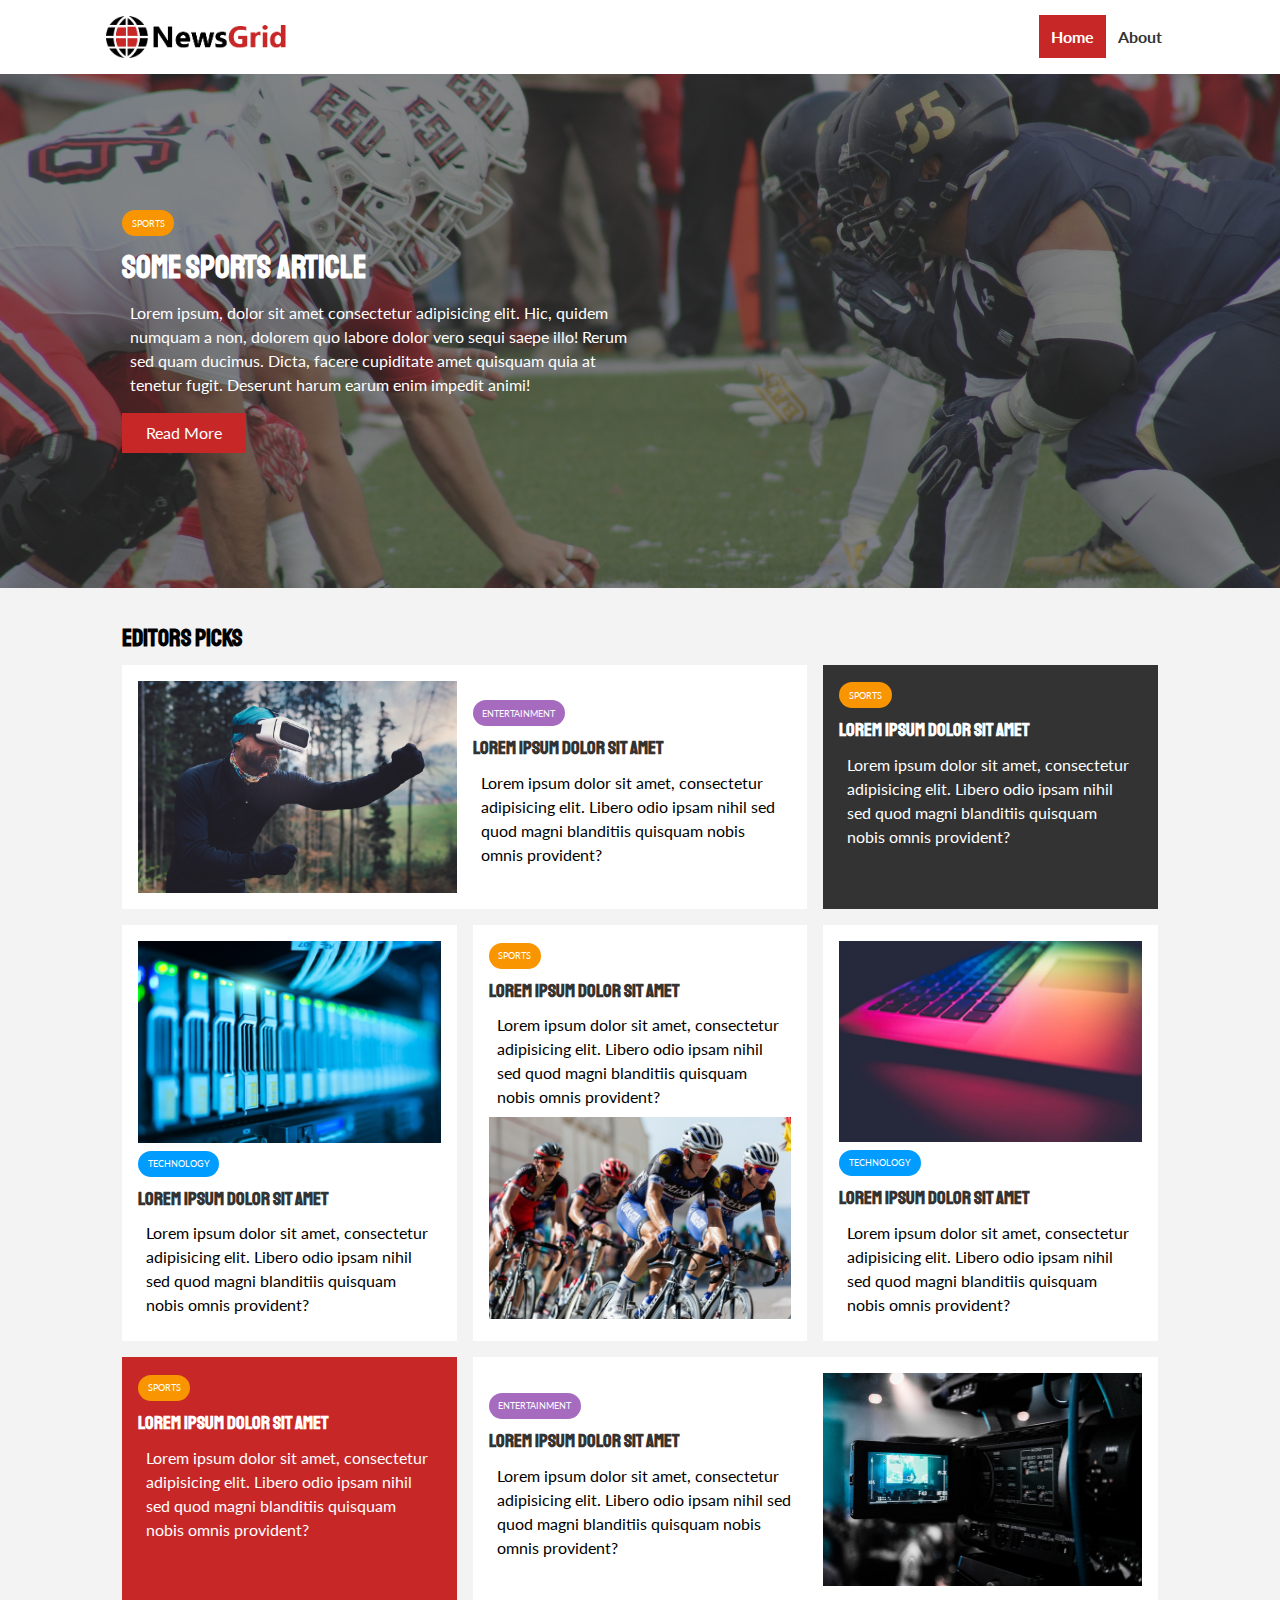
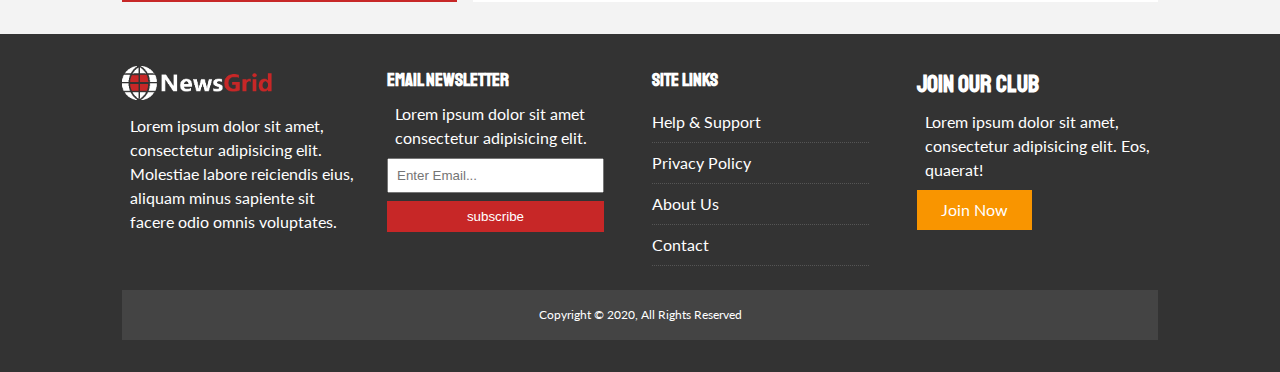
<file: index.html>
<!DOCTYPE html>
<html lang="en">
  <head>
    <meta charset="UTF-8" />
    <meta name="viewport" content="width=device-width, initial-scale=1.0" />
    <link rel="shortcut icon" type="image/x-icon" href="favicon.ico" />
    <link
      rel="stylesheet"
      href="https://cdnjs.cloudflare.com/ajax/libs/font-awesome/5.14.0/css/all.min.css"
      integrity="sha512-1PKOgIY59xJ8Co8+NE6FZ+LOAZKjy+KY8iq0G4B3CyeY6wYHN3yt9PW0XpSriVlkMXe40PTKnXrLnZ9+fkDaog=="
      crossorigin="anonymous"
    />
    <link
      href="https://fonts.googleapis.com/css2?family=Lato:ital,wght@0,100;0,300;0,400;0,700;0,900;1,100;1,300;1,400;1,700;1,900&family=Staatliches&display=swap"
      rel="stylesheet"
    />
    <link rel="stylesheet" href="css/style.css" />
    <link
      rel="stylesheet"
      media="screen and (max-width: 768px)"
      href="css/mobile.css"
    />
    <title>NewsGrid | Latest News</title>
  </head>
  <body>
    <nav id="main-nav">
      <div class="container">
        <img src="/img/logo.png" alt="NewsGrid" class="logo" />
        <div class="social">
          <a href="http://www.facebook.com" target="_blank"
            ><i class="fab fa-facebook fa-2x"></i
          ></a>
          <a href="http://www.twitter.com" target="_blank"
            ><i class="fab fa-twitter fa-2x"></i
          ></a>
          <a href="http://www.instagram.com" target="_blank"
            ><i class="fab fa-instagram fa-2x"></i
          ></a>
          <a href="http://www.youtube.com" target="_blank"
            ><i class="fab fa-youtube fa-2x"></i
          ></a>
        </div>
        <ul>
          <li><a href="index.html" class="current">Home</a></li>
          <li><a href="about.html">About</a></li>
        </ul>
      </div>
    </nav>

    <!-- Showcase -->
    <header id="showcase">
      <div class="container">
        <div class="showcase-container">
          <div class="showcase-content">
            <div class="category category-sports">Sports</div>
            <h1>Some Sports Article</h1>
            <p>
              Lorem ipsum, dolor sit amet consectetur adipisicing elit. Hic,
              quidem numquam a non, dolorem quo labore dolor vero sequi saepe
              illo! Rerum sed quam ducimus. Dicta, facere cupiditate amet
              quisquam quia at tenetur fugit. Deserunt harum earum enim impedit
              animi!
            </p>
            <a href="article.html" class="btn btn-primary">Read More</a>
          </div>
        </div>
      </div>
    </header>

    <!-- Home Articles -->
    <section id="home-articles" class="py-2">
      <div class="container">
        <h2>Editors Picks</h2>
        <div class="articles-container">
          <article class="card">
            <img src="./img/articles/ent1.jpg" alt="" />
            <div>
              <div class="category category-ent">Entertainment</div>
              <h3>
                <a href="article.html">Lorem ipsum dolor sit amet</a>
              </h3>
              <p>
                Lorem ipsum dolor sit amet, consectetur adipisicing elit. Libero
                odio ipsam nihil sed quod magni blanditiis quisquam nobis omnis
                provident?
              </p>
            </div>
          </article>
          <article class="card bg-dark">
            <div class="category category-sports">Sports</div>
            <h3>
              <a href="article.html">Lorem ipsum dolor sit amet</a>
            </h3>
            <p>
              Lorem ipsum dolor sit amet, consectetur adipisicing elit. Libero
              odio ipsam nihil sed quod magni blanditiis quisquam nobis omnis
              provident?
            </p>
          </article>
          <article class="card">
            <img src="img/articles/tech1.jpg" alt="" />
            <div class="category category-tech">Technology</div>
            <h3>
              <a href="article.html">Lorem ipsum dolor sit amet</a>
            </h3>
            <p>
              Lorem ipsum dolor sit amet, consectetur adipisicing elit. Libero
              odio ipsam nihil sed quod magni blanditiis quisquam nobis omnis
              provident?
            </p>
          </article>
          <article class="card">
            <div class="category category-sports">Sports</div>
            <h3>
              <a href="article.html">Lorem ipsum dolor sit amet</a>
            </h3>
            <p>
              Lorem ipsum dolor sit amet, consectetur adipisicing elit. Libero
              odio ipsam nihil sed quod magni blanditiis quisquam nobis omnis
              provident?
            </p>
            <img src="img/articles/sports1.jpg" alt="" />
          </article>

          <article class="card">
            <img src="img/articles/tech2.jpg" alt="" />
            <div class="category category-tech">Technology</div>
            <h3>
              <a href="article.html">Lorem ipsum dolor sit amet</a>
            </h3>
            <p>
              Lorem ipsum dolor sit amet, consectetur adipisicing elit. Libero
              odio ipsam nihil sed quod magni blanditiis quisquam nobis omnis
              provident?
            </p>
          </article>
          <article class="card bg-primary">
            <div class="category category-sports">Sports</div>
            <h3>
              <a href="article.html">Lorem ipsum dolor sit amet</a>
            </h3>
            <p>
              Lorem ipsum dolor sit amet, consectetur adipisicing elit. Libero
              odio ipsam nihil sed quod magni blanditiis quisquam nobis omnis
              provident?
            </p>
          </article>
          <article class="card">
            <div>
              <div class="category category-ent">Entertainment</div>
              <h3>
                <a href="article.html">Lorem ipsum dolor sit amet</a>
              </h3>
              <p>
                Lorem ipsum dolor sit amet, consectetur adipisicing elit. Libero
                odio ipsam nihil sed quod magni blanditiis quisquam nobis omnis
                provident?
              </p>
            </div>
            <img src="./img/articles/ent2.jpg" alt="" />
          </article>
        </div>
      </div>
    </section>

    <!-- footer -->
    <footer id="main-footer" class="py-2">
      <div class="container footer-container">
        <div>
          <img src="./img/logo_light.png" alt="NewsGrid" />
          <p>
            Lorem ipsum dolor sit amet, consectetur adipisicing elit. Molestiae
            labore reiciendis eius, aliquam minus sapiente sit facere odio omnis
            voluptates.
          </p>
        </div>
        <div>
          <h3>Email Newsletter</h3>
          <p>Lorem ipsum dolor sit amet consectetur adipisicing elit.</p>
          <form name="contact" method="POST" data-netlify="true">
            <input type="email" name="email" placeholder="Enter Email...">
            <input type="submit" value="subscribe" class="btn btn-primary">
          </form>
        </div>
        <div>
          <h3>Site Links</h3>
          <ul class="list">
            <li><a href="#">Help & Support</a></li>
            <li><a href="#">Privacy Policy</a></li>
            <li><a href="#">About Us</a></li>
            <li><a href="#">Contact</a></li>
          </ul>
        </div>
        <div>
          <h2>Join Our Club</h2>
          <p>Lorem ipsum dolor sit amet, consectetur adipisicing elit. Eos, quaerat!</p>
          <a href="#" class="btn btn-secondary">Join Now</a>
        </div>
        <div>
          <p>Copyright &copy; 2020, All Rights Reserved</p>
        </div>
      </div>
    </footer>
  </body>
</html>
</file>
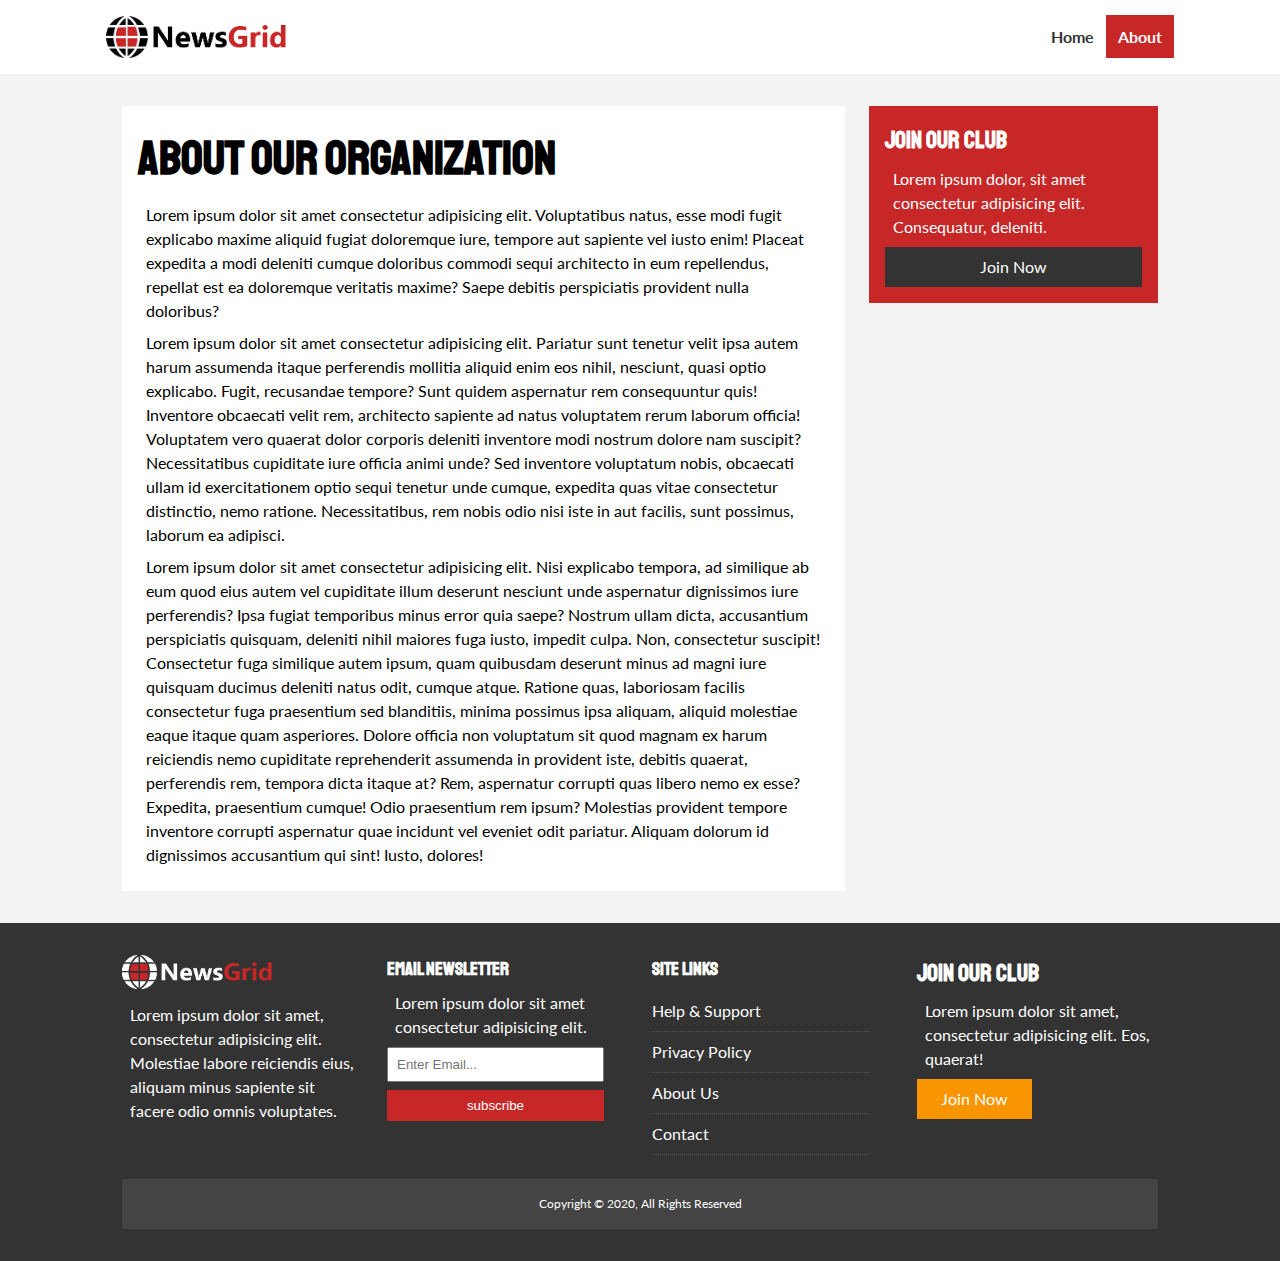
<file: about.html>
<!DOCTYPE html>
<html lang="en">
  <head>
    <meta charset="UTF-8" />
    <meta name="viewport" content="width=device-width, initial-scale=1.0" />
    <link rel="shortcut icon" type="image/x-icon" href="favicon.ico" />
    <link
      rel="stylesheet"
      href="https://cdnjs.cloudflare.com/ajax/libs/font-awesome/5.14.0/css/all.min.css"
      integrity="sha512-1PKOgIY59xJ8Co8+NE6FZ+LOAZKjy+KY8iq0G4B3CyeY6wYHN3yt9PW0XpSriVlkMXe40PTKnXrLnZ9+fkDaog=="
      crossorigin="anonymous"
    />
    <link
      href="https://fonts.googleapis.com/css2?family=Lato:ital,wght@0,100;0,300;0,400;0,700;0,900;1,100;1,300;1,400;1,700;1,900&family=Staatliches&display=swap"
      rel="stylesheet"
    />
    <link rel="stylesheet" href="css/style.css" />
    <link
      rel="stylesheet"
      media="screen and (max-width: 768px)"
      href="css/mobile.css"
    />
    <title>NewsGrid | About</title>
  </head>
  <body>
    <nav id="main-nav">
      <div class="container">
        <img src="/img/logo.png" alt="NewsGrid" class="logo" />
        <div class="social">
          <a href="http://www.facebook.com" target="_blank"
            ><i class="fab fa-facebook fa-2x"></i
          ></a>
          <a href="http://www.twitter.com" target="_blank"
            ><i class="fab fa-twitter fa-2x"></i
          ></a>
          <a href="http://www.instagram.com" target="_blank"
            ><i class="fab fa-instagram fa-2x"></i
          ></a>
          <a href="http://www.youtube.com" target="_blank"
            ><i class="fab fa-youtube fa-2x"></i
          ></a>
        </div>
        <ul>
          <li><a href="index.html">Home</a></li>
          <li><a href="about.html" class="current">About</a></li>
        </ul>
      </div>
    </nav>

    <!-- About -->
    <section id="about">
      <div class="container">
        <div class="page-container">
          <article class="card">
            <h1 class="l-heading">About Our Organization</h1>
            <p>
              Lorem ipsum dolor sit amet consectetur adipisicing elit.
              Voluptatibus natus, esse modi fugit explicabo maxime aliquid
              fugiat doloremque iure, tempore aut sapiente vel iusto enim!
              Placeat expedita a modi deleniti cumque doloribus commodi sequi
              architecto in eum repellendus, repellat est ea doloremque
              veritatis maxime? Saepe debitis perspiciatis provident nulla
              doloribus?
            </p>
            <p>
              Lorem ipsum dolor sit amet consectetur adipisicing elit. Pariatur
              sunt tenetur velit ipsa autem harum assumenda itaque perferendis
              mollitia aliquid enim eos nihil, nesciunt, quasi optio explicabo.
              Fugit, recusandae tempore? Sunt quidem aspernatur rem consequuntur
              quis! Inventore obcaecati velit rem, architecto sapiente ad natus
              voluptatem rerum laborum officia! Voluptatem vero quaerat dolor
              corporis deleniti inventore modi nostrum dolore nam suscipit?
              Necessitatibus cupiditate iure officia animi unde? Sed inventore
              voluptatum nobis, obcaecati ullam id exercitationem optio sequi
              tenetur unde cumque, expedita quas vitae consectetur distinctio,
              nemo ratione. Necessitatibus, rem nobis odio nisi iste in aut
              facilis, sunt possimus, laborum ea adipisci.
            </p>
            <p>
              Lorem ipsum dolor sit amet consectetur adipisicing elit. Nisi
              explicabo tempora, ad similique ab eum quod eius autem vel
              cupiditate illum deserunt nesciunt unde aspernatur dignissimos
              iure perferendis? Ipsa fugiat temporibus minus error quia saepe?
              Nostrum ullam dicta, accusantium perspiciatis quisquam, deleniti
              nihil maiores fuga iusto, impedit culpa. Non, consectetur
              suscipit! Consectetur fuga similique autem ipsum, quam quibusdam
              deserunt minus ad magni iure quisquam ducimus deleniti natus odit,
              cumque atque. Ratione quas, laboriosam facilis consectetur fuga
              praesentium sed blanditiis, minima possimus ipsa aliquam, aliquid
              molestiae eaque itaque quam asperiores. Dolore officia non
              voluptatum sit quod magnam ex harum reiciendis nemo cupiditate
              reprehenderit assumenda in provident iste, debitis quaerat,
              perferendis rem, tempora dicta itaque at? Rem, aspernatur corrupti
              quas libero nemo ex esse? Expedita, praesentium cumque! Odio
              praesentium rem ipsum? Molestias provident tempore inventore
              corrupti aspernatur quae incidunt vel eveniet odit pariatur.
              Aliquam dolorum id dignissimos accusantium qui sint! Iusto,
              dolores!
            </p>
          </article>
          <aside class="card bg-primary">
            <h2>Join Our Club</h2>
            <p>Lorem ipsum dolor, sit amet consectetur adipisicing elit. Consequatur, deleniti.</p>
            <a href="#" class="btn btn-dark btn-block">Join Now</a>
            
          </aside>
        </div>
      </div>
    </section>

    <!-- footer -->
    <footer id="main-footer" class="py-2">
      <div class="container footer-container">
        <div>
          <img src="./img/logo_light.png" alt="NewsGrid" />
          <p>
            Lorem ipsum dolor sit amet, consectetur adipisicing elit. Molestiae
            labore reiciendis eius, aliquam minus sapiente sit facere odio omnis
            voluptates.
          </p>
        </div>
        <div>
          <h3>Email Newsletter</h3>
          <p>Lorem ipsum dolor sit amet consectetur adipisicing elit.</p>
          <form name="contact" method="POST" data-netlify="true">
            <input type="email" name="email" placeholder="Enter Email...">
            <input type="submit" value="subscribe" class="btn btn-primary">
          </form>
        </div>
        <div>
          <h3>Site Links</h3>
          <ul class="list">
            <li><a href="#">Help & Support</a></li>
            <li><a href="#">Privacy Policy</a></li>
            <li><a href="#">About Us</a></li>
            <li><a href="#">Contact</a></li>
          </ul>
        </div>
        <div>
          <h2>Join Our Club</h2>
          <p>
            Lorem ipsum dolor sit amet, consectetur adipisicing elit. Eos,
            quaerat!
          </p>
          <a href="#" class="btn btn-secondary">Join Now</a>
        </div>
        <div>
          <p>Copyright &copy; 2020, All Rights Reserved</p>
        </div>
      </div>
    </footer>
  </body>
</html>
</file>
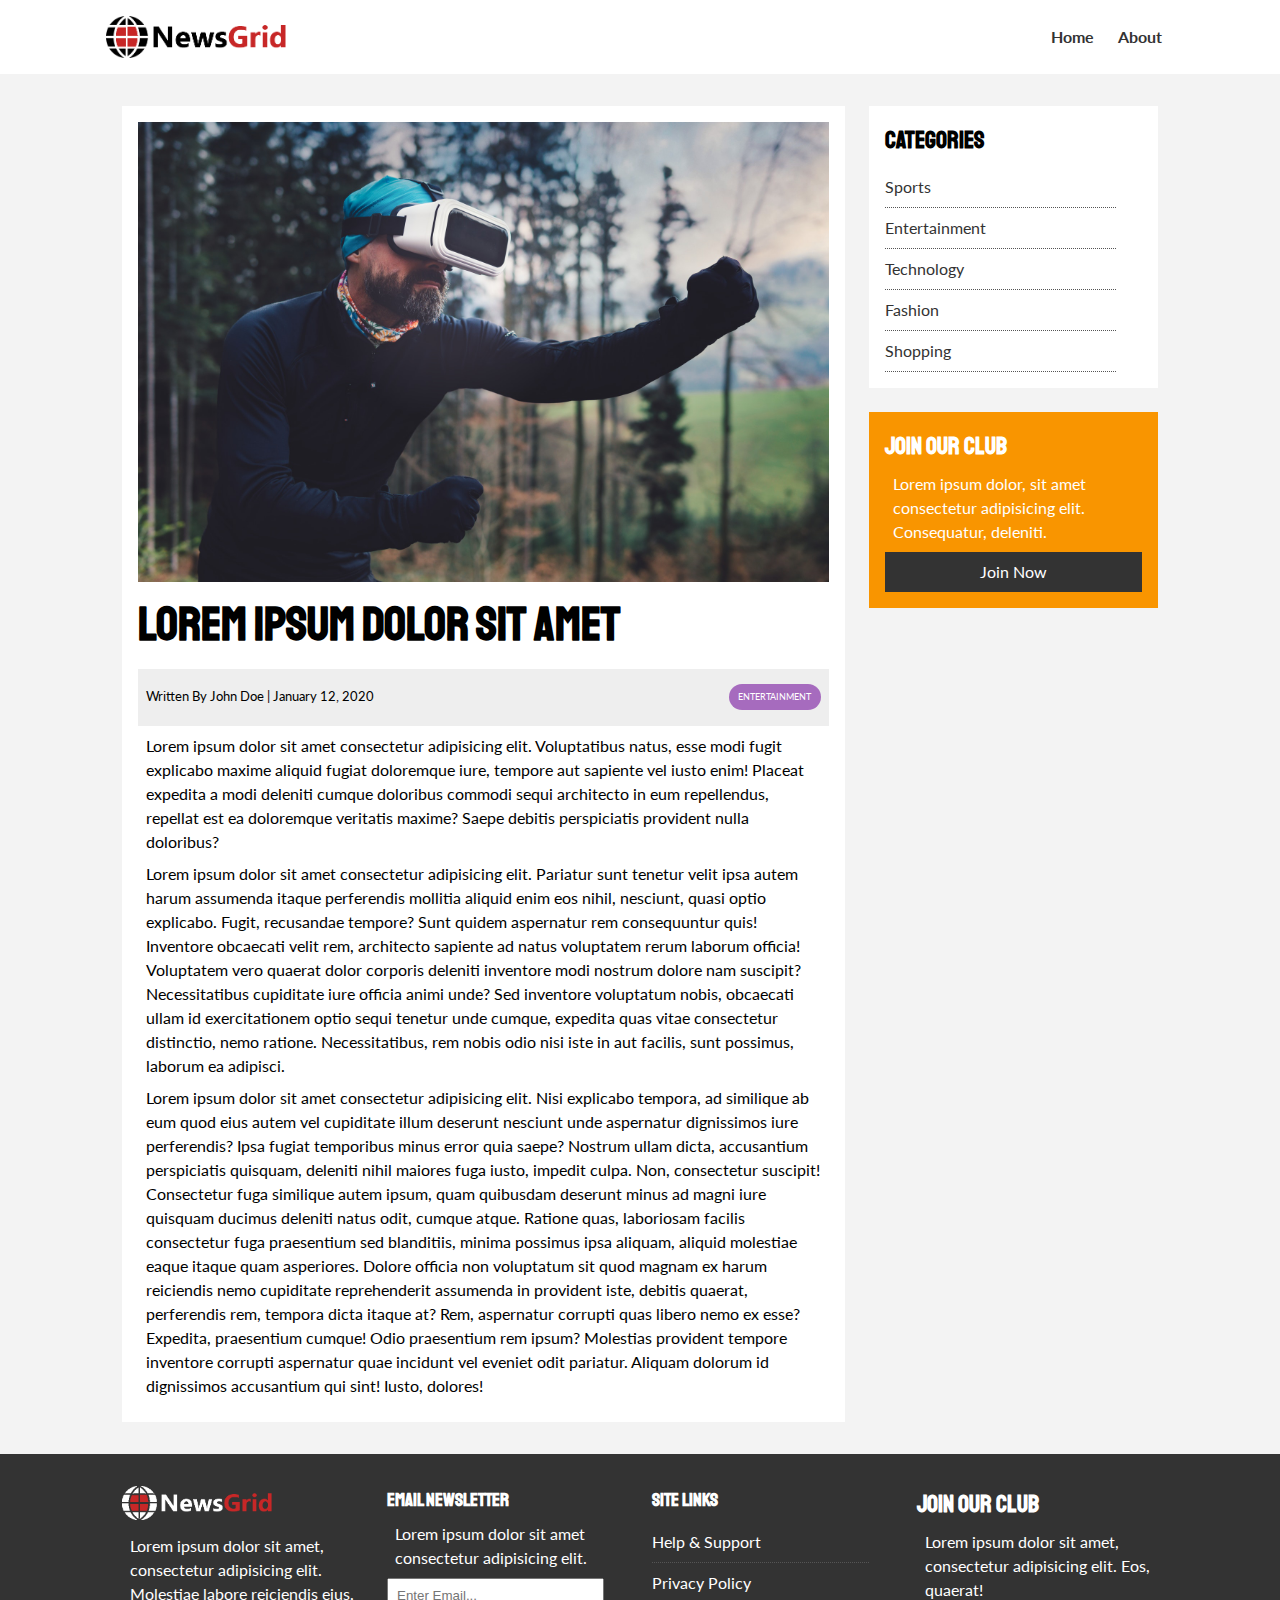
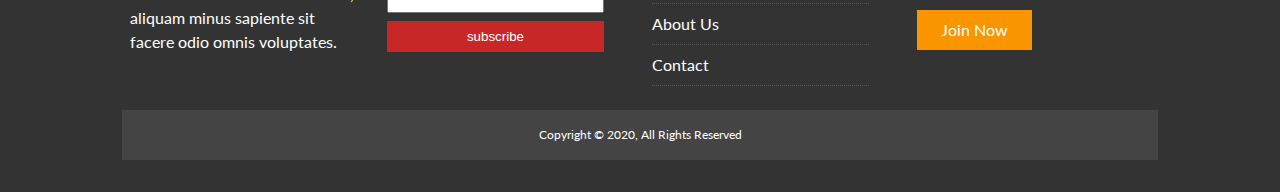
<file: article.html>
<!DOCTYPE html>
<html lang="en">
  <head>
    <meta charset="UTF-8" />
    <meta name="viewport" content="width=device-width, initial-scale=1.0" />
    <link rel="shortcut icon" type="image/x-icon" href="favicon.ico" />
    <link
      rel="stylesheet"
      href="https://cdnjs.cloudflare.com/ajax/libs/font-awesome/5.14.0/css/all.min.css"
      integrity="sha512-1PKOgIY59xJ8Co8+NE6FZ+LOAZKjy+KY8iq0G4B3CyeY6wYHN3yt9PW0XpSriVlkMXe40PTKnXrLnZ9+fkDaog=="
      crossorigin="anonymous"
    />
    <link
      href="https://fonts.googleapis.com/css2?family=Lato:ital,wght@0,100;0,300;0,400;0,700;0,900;1,100;1,300;1,400;1,700;1,900&family=Staatliches&display=swap"
      rel="stylesheet"
    />
    <link rel="stylesheet" href="css/style.css" />
    <link
      rel="stylesheet"
      media="screen and (max-width: 768px)"
      href="css/mobile.css"
    />
    <title>NewsGrid | Latest News</title>
  </head>
  <body>
    <nav id="main-nav">
      <div class="container">
        <img src="/img/logo.png" alt="NewsGrid" class="logo" />
        <div class="social">
          <a href="http://www.facebook.com" target="_blank"
            ><i class="fab fa-facebook fa-2x"></i
          ></a>
          <a href="http://www.twitter.com" target="_blank"
            ><i class="fab fa-twitter fa-2x"></i
          ></a>
          <a href="http://www.instagram.com" target="_blank"
            ><i class="fab fa-instagram fa-2x"></i
          ></a>
          <a href="http://www.youtube.com" target="_blank"
            ><i class="fab fa-youtube fa-2x"></i
          ></a>
        </div>
        <ul>
          <li><a href="index.html">Home</a></li>
          <li><a href="about.html">About</a></li>
        </ul>
      </div>
    </nav>

    <!-- Article -->
    <section id="article">
      <div class="container">
        <div class="page-container">
          <article class="card">
            <img src="./img/articles/ent1.jpg" alt="">
            <h1 class="l-heading">Lorem ipsum dolor sit amet</h1>
            <div class="meta">
              <small>
                <i class="fas fa-user"></i>  Written By John Doe | January 12, 2020
              </small>
              <div class="category category-ent">Entertainment</div>
            </div>
            <p>
              Lorem ipsum dolor sit amet consectetur adipisicing elit.
              Voluptatibus natus, esse modi fugit explicabo maxime aliquid
              fugiat doloremque iure, tempore aut sapiente vel iusto enim!
              Placeat expedita a modi deleniti cumque doloribus commodi sequi
              architecto in eum repellendus, repellat est ea doloremque
              veritatis maxime? Saepe debitis perspiciatis provident nulla
              doloribus?
            </p>
            <p>
              Lorem ipsum dolor sit amet consectetur adipisicing elit. Pariatur
              sunt tenetur velit ipsa autem harum assumenda itaque perferendis
              mollitia aliquid enim eos nihil, nesciunt, quasi optio explicabo.
              Fugit, recusandae tempore? Sunt quidem aspernatur rem consequuntur
              quis! Inventore obcaecati velit rem, architecto sapiente ad natus
              voluptatem rerum laborum officia! Voluptatem vero quaerat dolor
              corporis deleniti inventore modi nostrum dolore nam suscipit?
              Necessitatibus cupiditate iure officia animi unde? Sed inventore
              voluptatum nobis, obcaecati ullam id exercitationem optio sequi
              tenetur unde cumque, expedita quas vitae consectetur distinctio,
              nemo ratione. Necessitatibus, rem nobis odio nisi iste in aut
              facilis, sunt possimus, laborum ea adipisci.
            </p>
            <p>
              Lorem ipsum dolor sit amet consectetur adipisicing elit. Nisi
              explicabo tempora, ad similique ab eum quod eius autem vel
              cupiditate illum deserunt nesciunt unde aspernatur dignissimos
              iure perferendis? Ipsa fugiat temporibus minus error quia saepe?
              Nostrum ullam dicta, accusantium perspiciatis quisquam, deleniti
              nihil maiores fuga iusto, impedit culpa. Non, consectetur
              suscipit! Consectetur fuga similique autem ipsum, quam quibusdam
              deserunt minus ad magni iure quisquam ducimus deleniti natus odit,
              cumque atque. Ratione quas, laboriosam facilis consectetur fuga
              praesentium sed blanditiis, minima possimus ipsa aliquam, aliquid
              molestiae eaque itaque quam asperiores. Dolore officia non
              voluptatum sit quod magnam ex harum reiciendis nemo cupiditate
              reprehenderit assumenda in provident iste, debitis quaerat,
              perferendis rem, tempora dicta itaque at? Rem, aspernatur corrupti
              quas libero nemo ex esse? Expedita, praesentium cumque! Odio
              praesentium rem ipsum? Molestias provident tempore inventore
              corrupti aspernatur quae incidunt vel eveniet odit pariatur.
              Aliquam dolorum id dignissimos accusantium qui sint! Iusto,
              dolores!
            </p>
          </article>

          <aside id="categories" class="card">
            <h2>Categories</h2>
            <ul class="list">
              <li><a href="#"><i class="fas fa-chevron-right"></i> Sports</a></li>
              <li><a href="#"><i class="fas fa-chevron-right"></i> Entertainment</a></li>
              <li><a href="#"><i class="fas fa-chevron-right"></i> Technology</a></li>
              <li><a href="#"><i class="fas fa-chevron-right"></i> Fashion</a></li>
              <li><a href="#"><i class="fas fa-chevron-right"></i> Shopping</a></li>
            </ul>
          </aside>

          <aside class="card bg-secondary">
            <h2>Join Our Club</h2>
            <p>Lorem ipsum dolor, sit amet consectetur adipisicing elit. Consequatur, deleniti.</p>
            <a href="#" class="btn btn-dark btn-block">Join Now</a>
            
          </aside>
        </div>
      </div>
    </section>

    <!-- footer -->
    <footer id="main-footer" class="py-2">
      <div class="container footer-container">
        <div>
          <img src="./img/logo_light.png" alt="NewsGrid" />
          <p>
            Lorem ipsum dolor sit amet, consectetur adipisicing elit. Molestiae
            labore reiciendis eius, aliquam minus sapiente sit facere odio omnis
            voluptates.
          </p>
        </div>
        <div>
          <h3>Email Newsletter</h3>
          <p>Lorem ipsum dolor sit amet consectetur adipisicing elit.</p>
          <form name="contact" method="POST" data-netlify="true">
            <input type="email" name="email" placeholder="Enter Email...">
            <input type="submit" value="subscribe" class="btn btn-primary">
          </form>
        </div>
        <div>
          <h3>Site Links</h3>
          <ul class="list">
            <li><a href="#">Help & Support</a></li>
            <li><a href="#">Privacy Policy</a></li>
            <li><a href="#">About Us</a></li>
            <li><a href="#">Contact</a></li>
          </ul>
        </div>
        <div>
          <h2>Join Our Club</h2>
          <p>
            Lorem ipsum dolor sit amet, consectetur adipisicing elit. Eos,
            quaerat!
          </p>
          <a href="#" class="btn btn-secondary">Join Now</a>
        </div>
        <div>
          <p>Copyright &copy; 2020, All Rights Reserved</p>
        </div>
      </div>
    </footer>
  </body>
</html>
</file>
<file: css/style.css>
:root {
  --primary-color: #c72727;
  --secondary-color: #f99500;
  --light-color: #f3f3f3;
  --dark-color: #333;
  --max-width: 1100px;
}

.category {
  --sports-color: #f99500;
  --ent-color: #a66bbe;
  --tech-color: #009cff;
}

* {
  margin: 0;
  padding: 0;
  box-sizing: border-box;
}

body {
  font-family: 'Lato', sans-serif;
  line-height: 1.5;
  background-color: var(--light-color);
}

a {
  color: #333;
  text-decoration: none;
}

ul {
  list-style: none;
}

img {
  width: 100%;
}

p {
  margin: 0.5rem;
}

h1,
h2,
h3,
h4,
h5,
h6 {
  font-family: 'Staatliches', cursive;
  margin-bottom: 0.55rem;
}

.list li {
  padding: 0.5rem 0;
  border-bottom: 1px dotted #555;
  width: 90%;
}

.list li a:hover {
  color: var(--primary-color) !important;

}

/* Utility */
.container {
  max-width: var(--max-width);
  margin: auto;
  padding: 0 2rem;
  overflow: hidden;
}

.category {
  display: inline-block;
  color: #fff;
  font-size: 0.55rem;
  text-transform: uppercase;
  padding: 0.4rem 0.6rem;
  border-radius: 15px;
  margin-bottom: 0.5rem;
}

.category-sports {
  background: var(--sports-color);
}
.category-ent {
  background: var(--ent-color);
}
.category-tech {
  background: var(--tech-color);
}

.btn {
  display: inline-block;
  border: none;
  background-color: var(--dark-color);
  color: #fff;
  padding: 0.5rem 1.5rem;
}

.btn-light {
  background-color: var(--light-color);
}
.btn-primary {
  background-color: var(--primary-color);
}
.btn-secondary {
  background-color: var(--secondary-color);
}

.btn-block {
  display: block;
  width: 100%;
  text-align: center;
}

.btn:hover {
  opacity: 0.8;
}

.card {
  background: #fff;
  padding: 1rem;
}

.bg-dark {
  background-color: var(--dark-color);
  color: #fff;
}
.bg-primary {
  background-color: var(--primary-color);
  color: #fff;
}
.bg-secondary {
  background-color: var(--secondary-color);
  color: #fff;
}

.py-1 {
  padding: 1.5rem 0;
}
.py-2 {
  padding: 2rem 0;
}
.py-3 {
  padding: 3rem 0;
}
.p-1 {
  padding: 1.5rem;
}
.p-2 {
  padding: 2rem;
}
.p-3 {
  padding: 3rem;
}

.bg-dark h1,
.bg-dark h2,
.bg-dark h3,
.bg-dark a,
.bg-primary h1,
.bg-primary h2,
.bg-primary h3,
.bg-primary a,
.bg-secondary h1,
.bg-secondary h2,
.bg-secondary h3,
.bg-secondary a {
  color: #fff;
}

.l-heading {
  font-size: 3rem;

}

/* Inner page container */
.page-container {
  display: grid;
  grid-template-columns: 5fr 2fr;
  margin: 2rem 0;
  grid-gap: 1.5rem;

}

.page-container > *:first-child {
  grid-row: 1 / span 3;
}

/* Navigation */
#main-nav {
  background: #fff;
  position: sticky;
  top: 0;
  z-index: 2;
}

#main-nav .container {
  display: grid;
  grid-template-columns: 6fr 3fr 2fr;
  padding: 1rem;
  align-items: center;
}

#main-nav .logo {
  width: 180px;
}

#main-nav ul {
  justify-self: end;
  display: flex;
}

#main-nav ul li a {
  padding: 0.75rem;
  font-weight: bold;
}

#main-nav ul li a.current {
  background-color: var(--primary-color);
  color: #fff;
}

#main-nav ul li a:hover {
  background-color: var(--light-color);
  color: var(--dark-color);
}

#main-nav .social {
  justify-self: center;
}

#main-nav .social i {
  color: #777;
  margin-right: 0.5rem;
}

/* Showcase */
#showcase {
  color: #fff;
  background-color: #333;
  padding: 2rem;
  position: relative;
}

#showcase:before {
  content: '';
  background: url('../img/featured.jpg') no-repeat center center/cover;
  position: absolute;
  top: 0;
  left: 0;
  width: 100%;
  height: 100%;
  opacity: 0.4;
}

#showcase .showcase-container {
  display: grid;
  grid-template-columns: repeat(2, 1fr);
  justify-content: center;
  align-items: center;
  height: 50vh;
}

#showcase .showcase-content {
  z-index: 1;
}

#showcase .showcase-content p {
  margin-bottom: 1rem;
}

/* Home Articles */
#home-articles .articles-container {
  display: grid;
  grid-template-columns: repeat(3, 1fr);
  grid-gap: 1rem;
}

#home-articles .articles-container > *:first-child,
#home-articles .articles-container > *:last-child {
  display: grid;
  grid-template-columns: repeat(2, 1fr);
  grid-gap: 1rem;
  grid-column: 1 / span 2;
  align-items: center;
}

#home-articles .articles-container > *:last-child {
  grid-column: 2 / span 2;
}

/* Articles */
#article .meta {
  display: flex;
  justify-content: space-between;
  align-items: center;
  background-color: #eee;
  padding: 0.5rem;
}

#article .meta .category {
  margin-top: 0.4rem;
}

/* Footer */
#main-footer {
  background-color: var(--dark-color);
  color: #fff;
}

#main-footer img{
  width: 150px;
}

#main-footer a{
  color: #fff;
}

#main-footer .footer-container {
  display: grid;
  grid-template-columns: repeat(4, 1fr);
  grid-gap: 1.5rem;
}

#main-footer .footer-container > *:last-child {
  background-color: #444;
  grid-column: 1 / span 4;
  padding: 0.5rem;
  text-align: center;
  font-size: 0.75rem;
}

#main-footer .footer-container input[type='email'] {
  width: 90%;
  padding: 0.5rem;
  margin-bottom: 0.5rem;

}

#main-footer .footer-container input[type='submit'] {
   width: 90%;
  padding: 0.5rem;
  margin-bottom: 0.5rem;

}
</file>
<file: css/mobile.css>
/* navigation */
#main-nav .social {
  display: none;
}

#main-nav .container {
  grid-template-columns: 1fr;
  grid-gap: 1.2rem;
}

#main-nav ul,
#main-nav .logo {
  justify-self: center;
}

#main-nav ul li a {
  padding: 0.5rem;
}

/* Articles */
#home-articles .articles-container {
  grid-template-columns: repeat(2, 1fr);
}

#home-articles .articles-container > *:first-child,
#home-articles .articles-container > *:last-child {
  grid-template-columns: 1fr;
  grid-column: 1;
}

@media (max-width: 600px) {
  /* Stack Grid Items */
  #showcase .showcase-container,
  #home-articles .articles-container,
  #main-footer .footer-container {
    grid-template-columns: 1fr;
  }

  #main-footer .footer-container > *:last-child {
    grid-column: 1;
  }

  #main-footer .footer-container > *:first-child,
  #main-footer .footer-container > *:nth-child(2) {
    border-bottom: 1px dotted #444;
    padding-bottom: 1rem;
  }

  .page-container {
    grid-template-columns: 1fr;
    text-align: center;
  }

  .page-container > *:first-child {
    grid-row: 1;
  }

  .l-heading {
    font-size: 2rem;
  }
}
</file>
